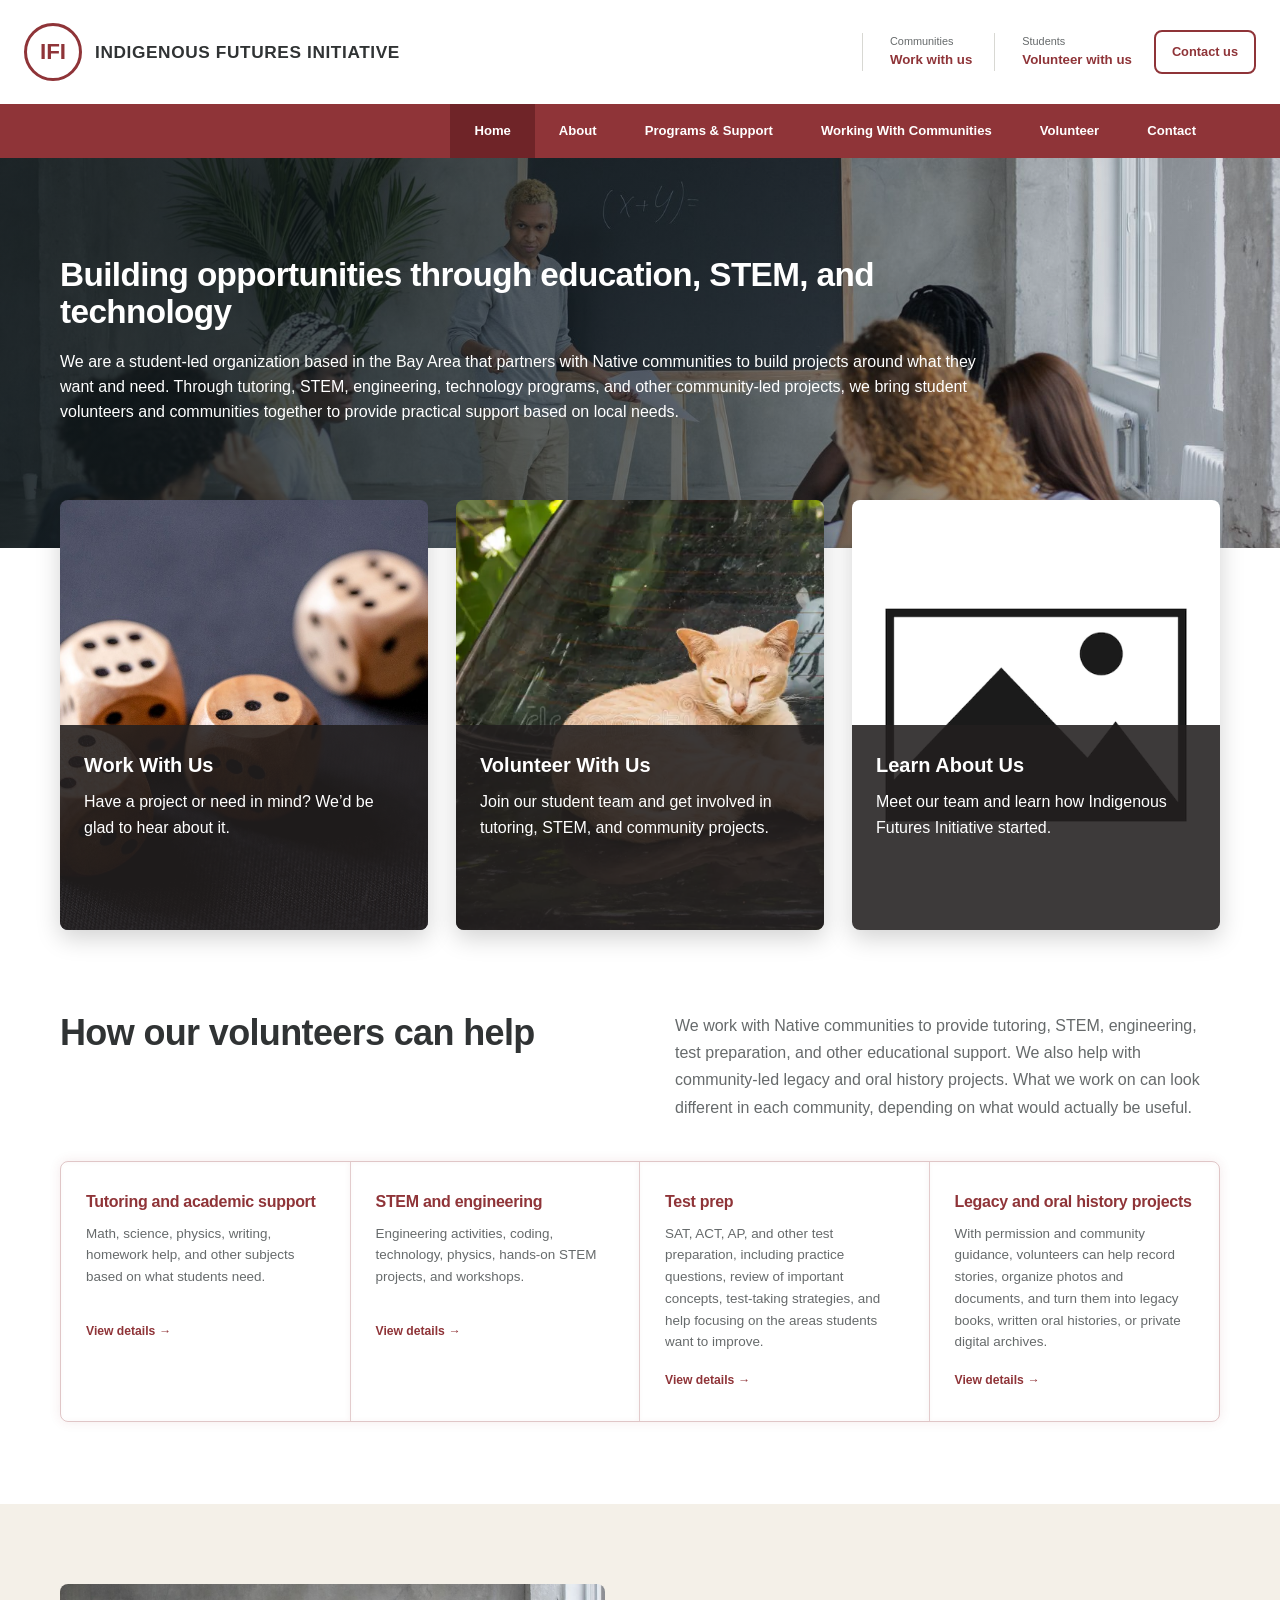
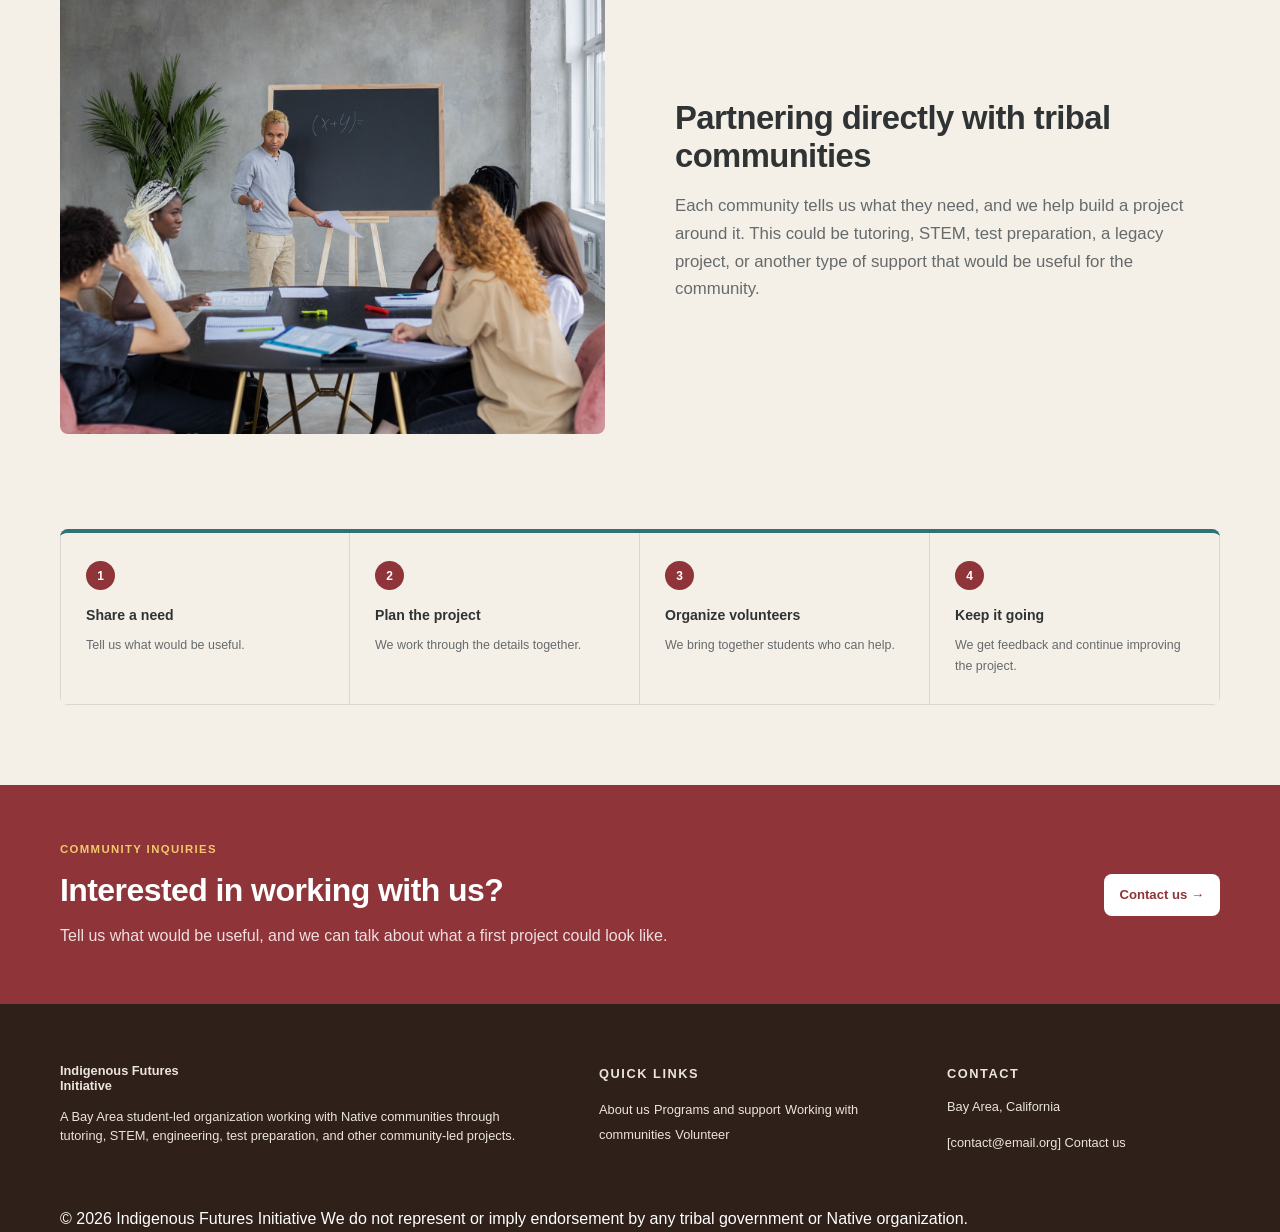
<file: index.html>
<!doctype html>
<html lang="en">
<head>
  <meta charset="utf-8">
  <meta name="viewport" content="width=device-width, initial-scale=1">

  <title>Indigenous Futures Initiative</title>

  <meta
    name="description"
    content="A Bay Area student-led organization working with Native communities through tutoring, STEM, engineering, test preparation, and community-led projects."
  >

  <link rel="icon" href="assets/favicon.svg">
  <link rel="stylesheet" href="styles.css">

  <script src="script.js" defer></script>
</head>

<body>

<div id="site-header"></div>

<main>

<section class="home-hero">
  <div class="container home-hero-copy">

    <h1>
      Building opportunities through education, STEM, and technology
    </h1>

    <p>
      We are a student-led organization based in the Bay Area that partners
      with Native communities to build projects around what they want and need.
      Through tutoring, STEM, engineering, technology programs, and other
      community-led projects, we bring student volunteers and communities
      together to provide practical support based on local needs.
    </p>

  </div>
</section>


<section class="action-strip">
  <div class="container action-grid">

    <a class="feature-card"
       href="communities.html"
       style="background-image:url('assets/community.jpg');">

      <div class="feature-card-overlay">
        <strong>Work With Us</strong>
        <span>
          Have a project or need in mind? We’d be glad to hear about it.
        </span>
      </div>

    </a>


    <a class="feature-card"
       href="volunteer.html"
       style="background-image:url('assets/volunteer.jpg');">

      <div class="feature-card-overlay">
        <strong>Volunteer With Us</strong>
        <span>
          Join our student team and get involved in tutoring, STEM, and
          community projects.
        </span>
      </div>

    </a>


    <a class="feature-card"
       href="about.html"
       style="background-image:url('assets/about.jpg');">

      <div class="feature-card-overlay">
        <strong>Learn About Us</strong>
        <span>
          Meet our team and learn how Indigenous Futures Initiative started.
        </span>
      </div>

    </a>

  </div>
</section>



<section class="standard-section">
<div class="container">

  <div class="plain-heading">

    <div>
      <h2>How our volunteers can help</h2>
    </div>

    <p>
      We work with Native communities to provide tutoring, STEM,
      engineering, test preparation, and other educational support.
      We also help with community-led legacy and oral history projects.
      What we work on can look different in each community, depending
      on what would actually be useful.
    </p>

  </div>


  <div class="service-grid">

    <article class="service-card">
      <h3>Tutoring and academic support</h3>

      <p>
        Math, science, physics, writing, homework help, and other subjects
        based on what students need.
      </p>

      <a href="programs.html">View details →</a>
    </article>


    <article class="service-card">
      <h3>STEM and engineering</h3>

      <p>
        Engineering activities, coding, technology, physics, hands-on STEM
        projects, and workshops.
      </p>

      <a href="programs.html">View details →</a>
    </article>


    <article class="service-card">
      <h3>Test prep</h3>

      <p>
        SAT, ACT, AP, and other test preparation, including practice
        questions, review of important concepts, test-taking strategies,
        and help focusing on the areas students want to improve.
      </p>

      <a href="programs.html">View details →</a>
    </article>


    <article class="service-card">
      <h3>Legacy and oral history projects</h3>

      <p>
        With permission and community guidance, volunteers can help record
        stories, organize photos and documents, and turn them into legacy
        books, written oral histories, or private digital archives.
      </p>

      <a href="programs.html">View details →</a>
    </article>

  </div>

</div>
</section>



<section class="about-band community-process-section">

<div class="container">

<div class="about-band-grid">

<img
class="about-photo"
src="assets/tutoring-group.jpg"
alt="Students working together"
>


<div>

<h2>
Partnering directly with tribal communities
</h2>

<p>
Each community tells us what they need, and we help build a project around it.
This could be tutoring, STEM, test preparation, a legacy project, or another
type of support that would be useful for the community.
</p>

</div>

</div>



<ol class="simple-steps process-steps-home">

<li>
<span>1</span>
<strong>Share a need</strong>
<p>Tell us what would be useful.</p>
</li>

<li>
<span>2</span>
<strong>Plan the project</strong>
<p>We work through the details together.</p>
</li>

<li>
<span>3</span>
<strong>Organize volunteers</strong>
<p>We bring together students who can help.</p>
</li>

<li>
<span>4</span>
<strong>Keep it going</strong>
<p>We get feedback and continue improving the project.</p>
</li>

</ol>

</div>

</section>



<section class="contact-band">

<div class="container contact-band-inner">

<div>

<p class="section-label light">
Community inquiries
</p>

<h2>
Interested in working with us?
</h2>

<p>
Tell us what would be useful, and we can talk about what a first project
could look like.
</p>

</div>


<a class="light-button" href="contact.html">
Contact us →
</a>

</div>

</section>


</main>


<div id="site-footer"></div>


</body>
</html>
</file>
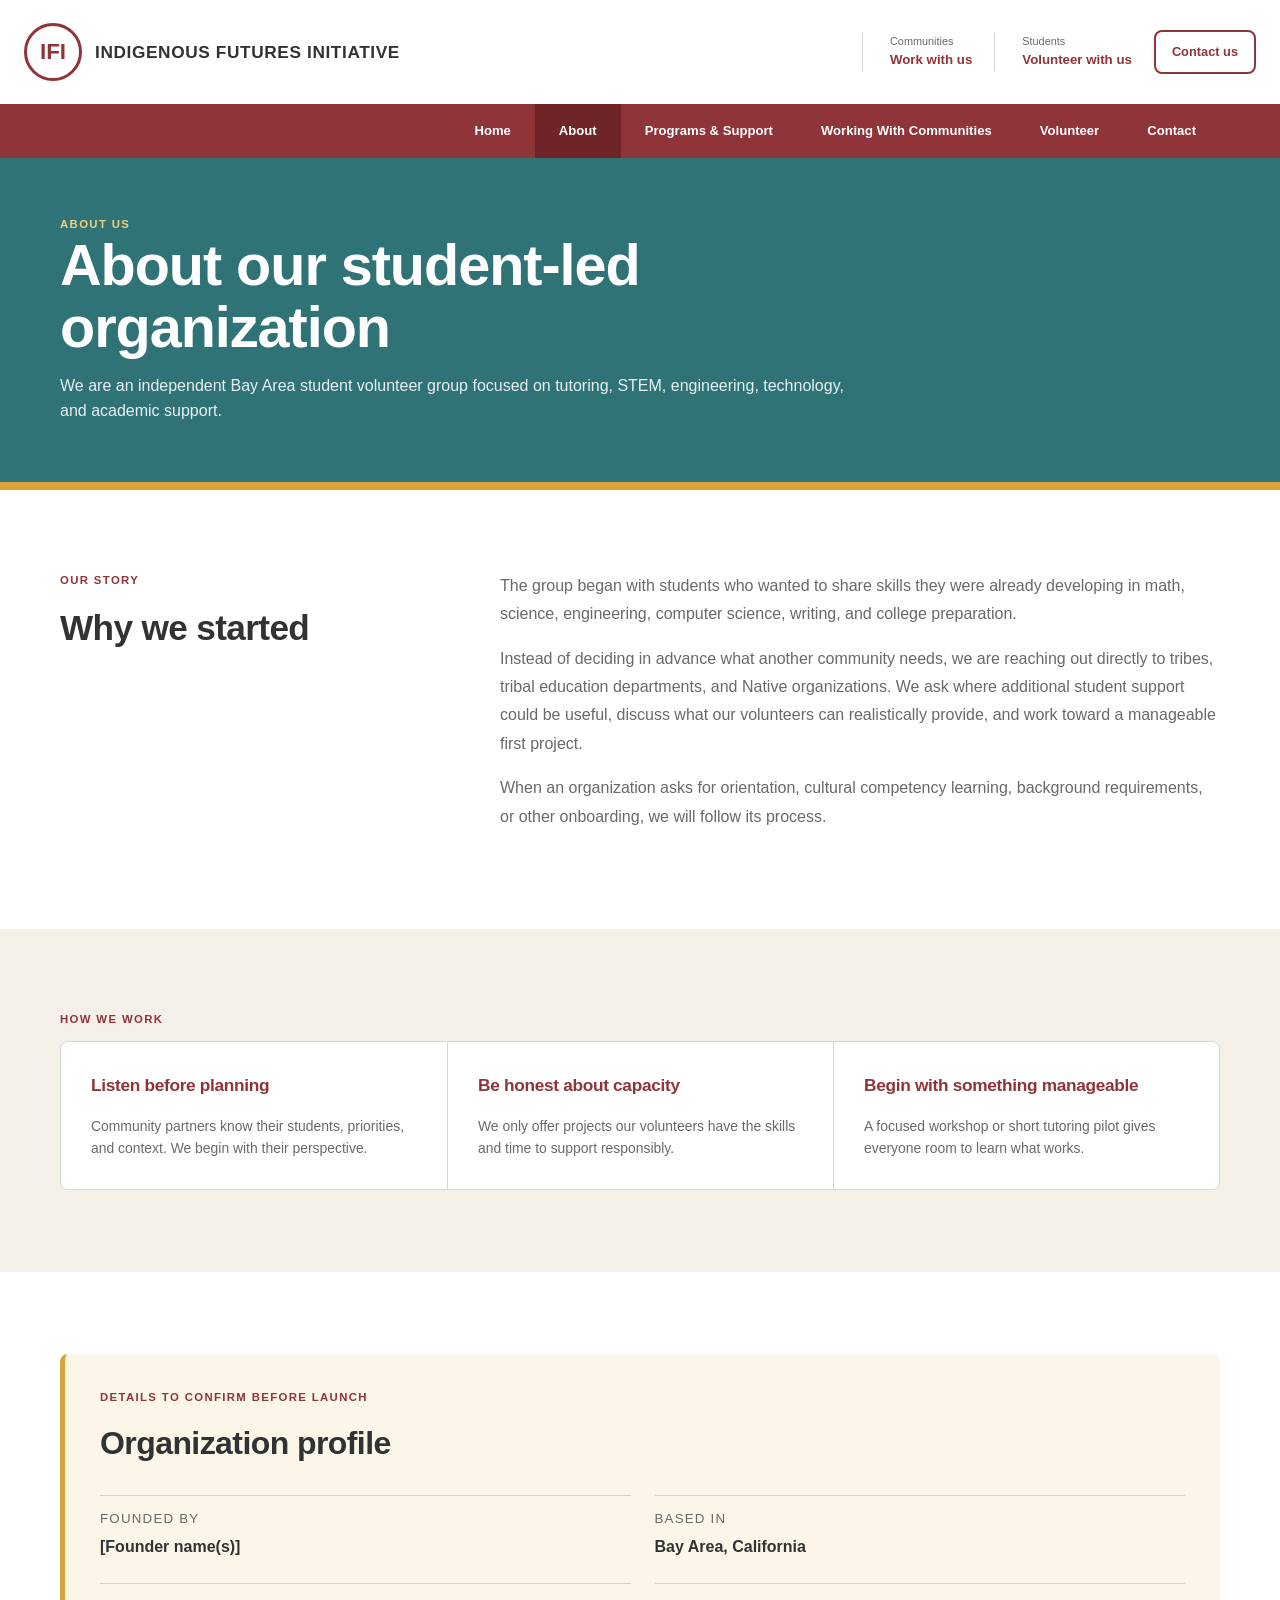
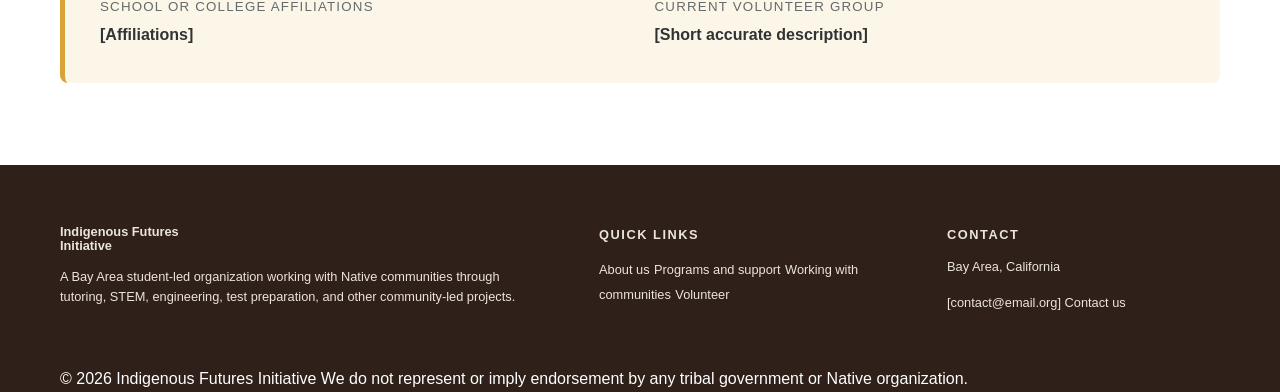
<file: about.html>
<!doctype html>
<html lang="en">
<head>
  <meta charset="utf-8"><meta name="viewport" content="width=device-width, initial-scale=1">
  <title>About | Indigenous Futures Initiative</title>
  <link rel="icon" href="assets/favicon.svg"><link rel="stylesheet" href="styles.css"><script src="script.js" defer></script>
</head>
<body>
  <div id="site-header"></div>
  <main>
    <section class="page-hero"><div class="container"><p class="eyebrow light">About us</p><h1>About our student-led organization</h1><p>We are an independent Bay Area student volunteer group focused on tutoring, STEM, engineering, technology, and academic support.</p></div></section>
    <section class="section"><div class="container prose-grid"><div><p class="eyebrow">Our story</p><h2>Why we started</h2></div><div class="prose"><p>The group began with students who wanted to share skills they were already developing in math, science, engineering, computer science, writing, and college preparation.</p><p>Instead of deciding in advance what another community needs, we are reaching out directly to tribes, tribal education departments, and Native organizations. We ask where additional student support could be useful, discuss what our volunteers can realistically provide, and work toward a manageable first project.</p><p>When an organization asks for orientation, cultural competency learning, background requirements, or other onboarding, we will follow its process.</p></div></div></section>
    <section class="section cream"><div class="container"><p class="eyebrow">How we work</p><div class="value-grid"><article class="value-card"><h3>Listen before planning</h3><p>Community partners know their students, priorities, and context. We begin with their perspective.</p></article><article class="value-card"><h3>Be honest about capacity</h3><p>We only offer projects our volunteers have the skills and time to support responsibly.</p></article><article class="value-card"><h3>Begin with something manageable</h3><p>A focused workshop or short tutoring pilot gives everyone room to learn what works.</p></article></div></div></section>
    <section class="section"><div class="container"><div class="placeholder-panel"><p class="eyebrow">Details to confirm before launch</p><h2>Organization profile</h2><div class="profile-grid"><div><small>Founded by</small><strong>[Founder name(s)]</strong></div><div><small>Based in</small><strong>Bay Area, California</strong></div><div><small>School or college affiliations</small><strong>[Affiliations]</strong></div><div><small>Current volunteer group</small><strong>[Short accurate description]</strong></div></div></div></div></section>
  </main>
  <div id="site-footer"></div>
</body>
</html>
</file>
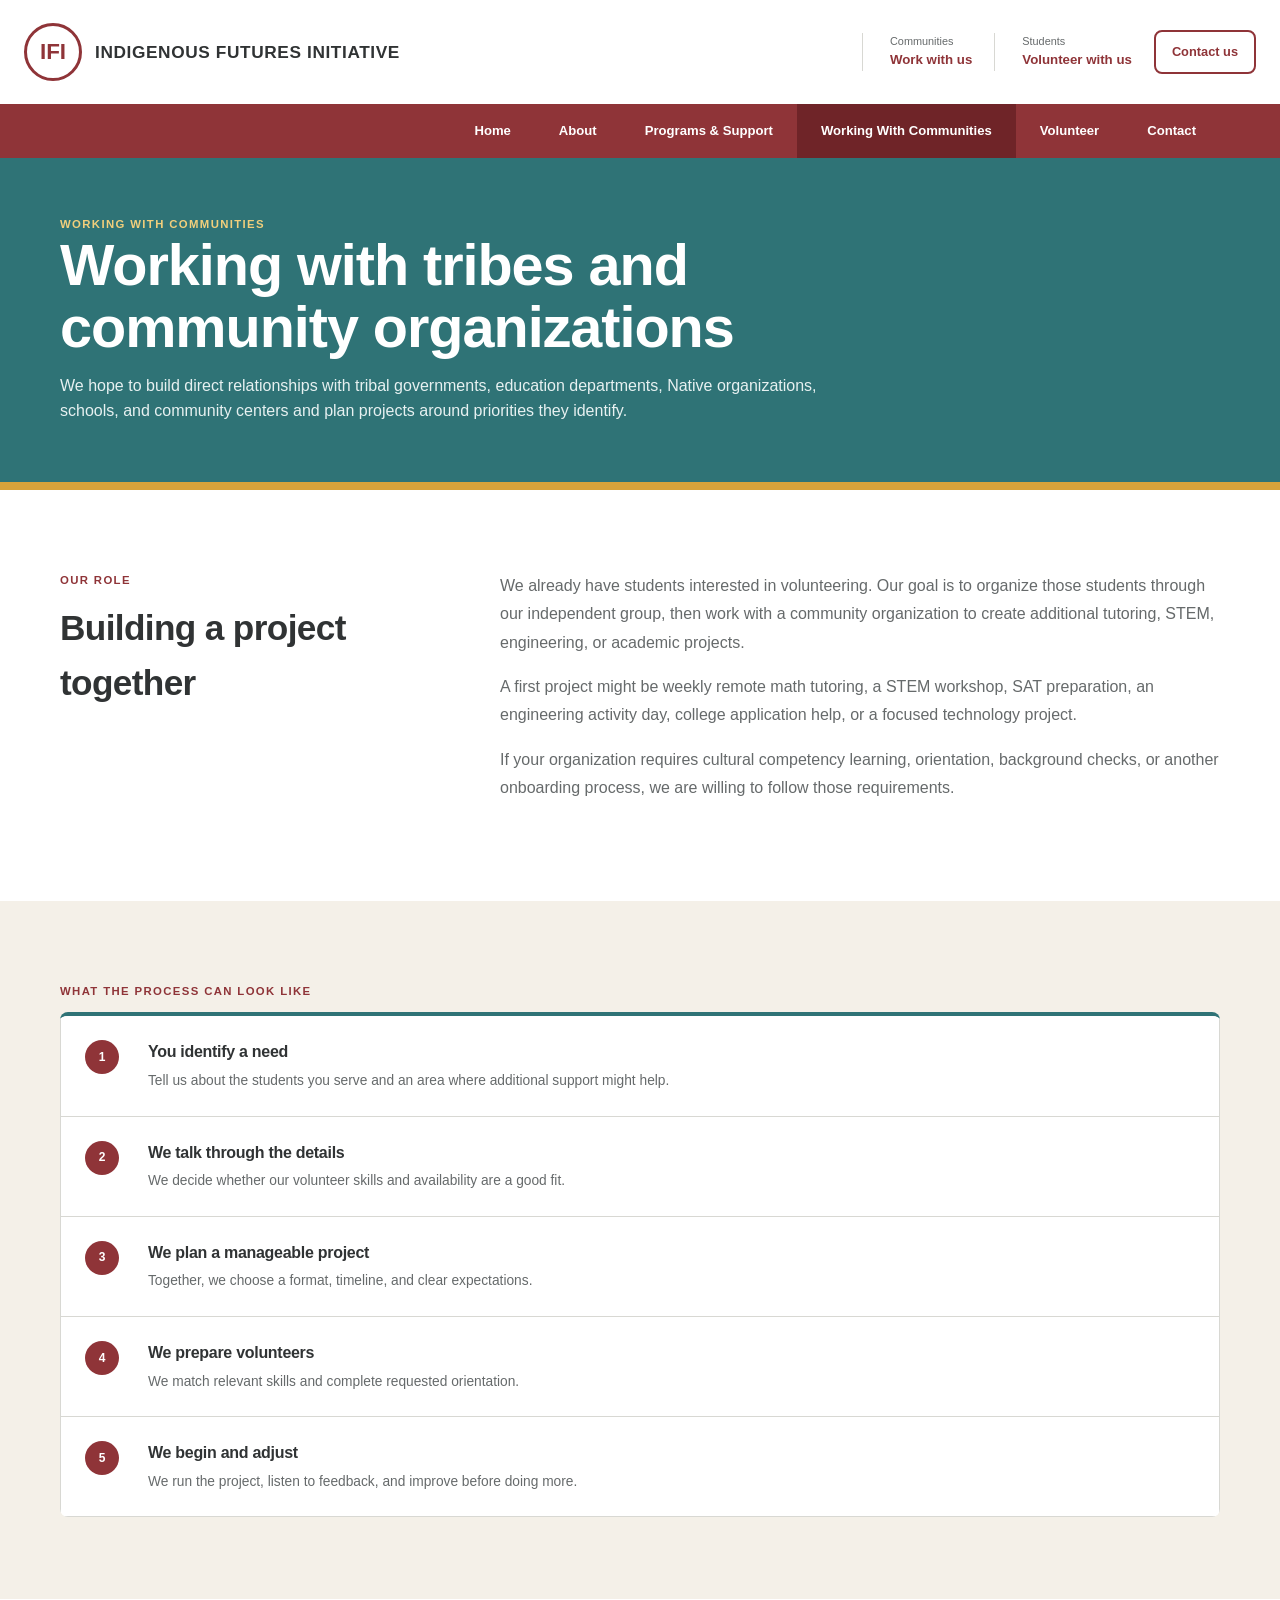
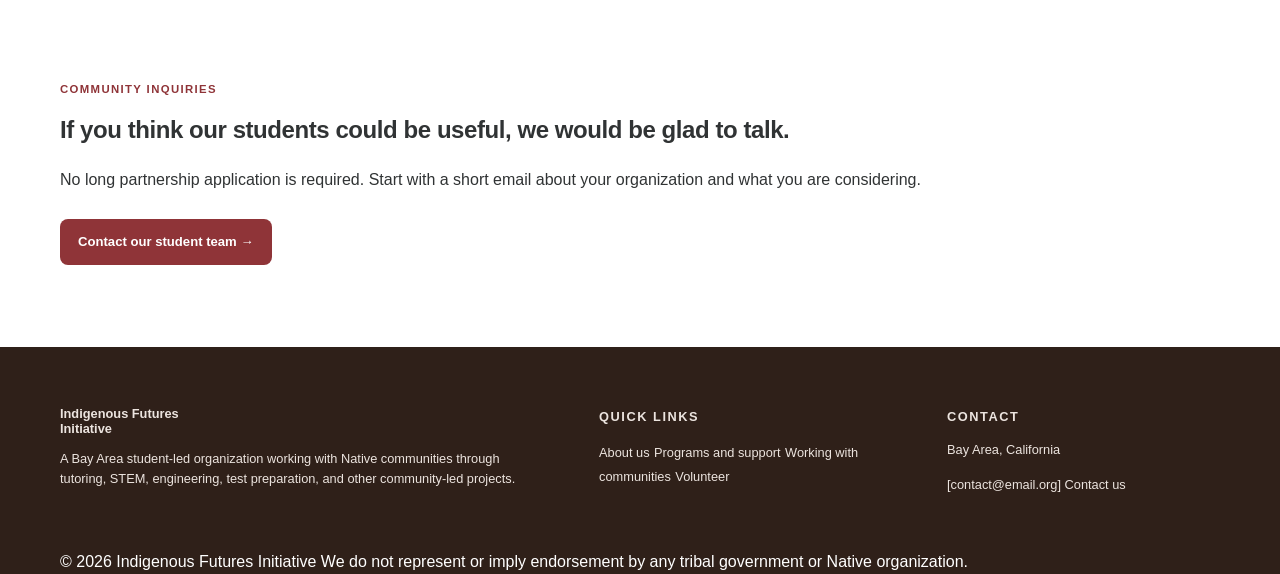
<file: communities.html>
<!doctype html>
<html lang="en">
<head>
  <meta charset="utf-8"><meta name="viewport" content="width=device-width, initial-scale=1">
  <title>Working With Communities | Indigenous Futures Initiative</title>
  <link rel="icon" href="assets/favicon.svg"><link rel="stylesheet" href="styles.css"><script src="script.js" defer></script>
</head>
<body>
  <div id="site-header"></div>
  <main>
    <section class="page-hero"><div class="container"><p class="eyebrow light">Working with communities</p><h1>Working with tribes and community organizations</h1><p>We hope to build direct relationships with tribal governments, education departments, Native organizations, schools, and community centers and plan projects around priorities they identify.</p></div></section>
    <section class="section"><div class="container prose-grid"><div><p class="eyebrow">Our role</p><h2>Building a project together</h2></div><div class="prose"><p>We already have students interested in volunteering. Our goal is to organize those students through our independent group, then work with a community organization to create additional tutoring, STEM, engineering, or academic projects.</p><p>A first project might be weekly remote math tutoring, a STEM workshop, SAT preparation, an engineering activity day, college application help, or a focused technology project.</p><p>If your organization requires cultural competency learning, orientation, background checks, or another onboarding process, we are willing to follow those requirements.</p></div></div></section>
    <section class="section cream"><div class="container"><p class="eyebrow">What the process can look like</p><ol class="process-list"><li><span>1</span><div><h3>You identify a need</h3><p>Tell us about the students you serve and an area where additional support might help.</p></div></li><li><span>2</span><div><h3>We talk through the details</h3><p>We decide whether our volunteer skills and availability are a good fit.</p></div></li><li><span>3</span><div><h3>We plan a manageable project</h3><p>Together, we choose a format, timeline, and clear expectations.</p></div></li><li><span>4</span><div><h3>We prepare volunteers</h3><p>We match relevant skills and complete requested orientation.</p></div></li><li><span>5</span><div><h3>We begin and adjust</h3><p>We run the project, listen to feedback, and improve before doing more.</p></div></li></ol></div></section>
    <section class="section"><div class="container"><p class="eyebrow">Community inquiries</p><h2>If you think our students could be useful, we would be glad to talk.</h2><p>No long partnership application is required. Start with a short email about your organization and what you are considering.</p><a class="button" href="contact.html">Contact our student team →</a></div></section>
  </main>
  <div id="site-footer"></div>
</body>
</html>
</file>
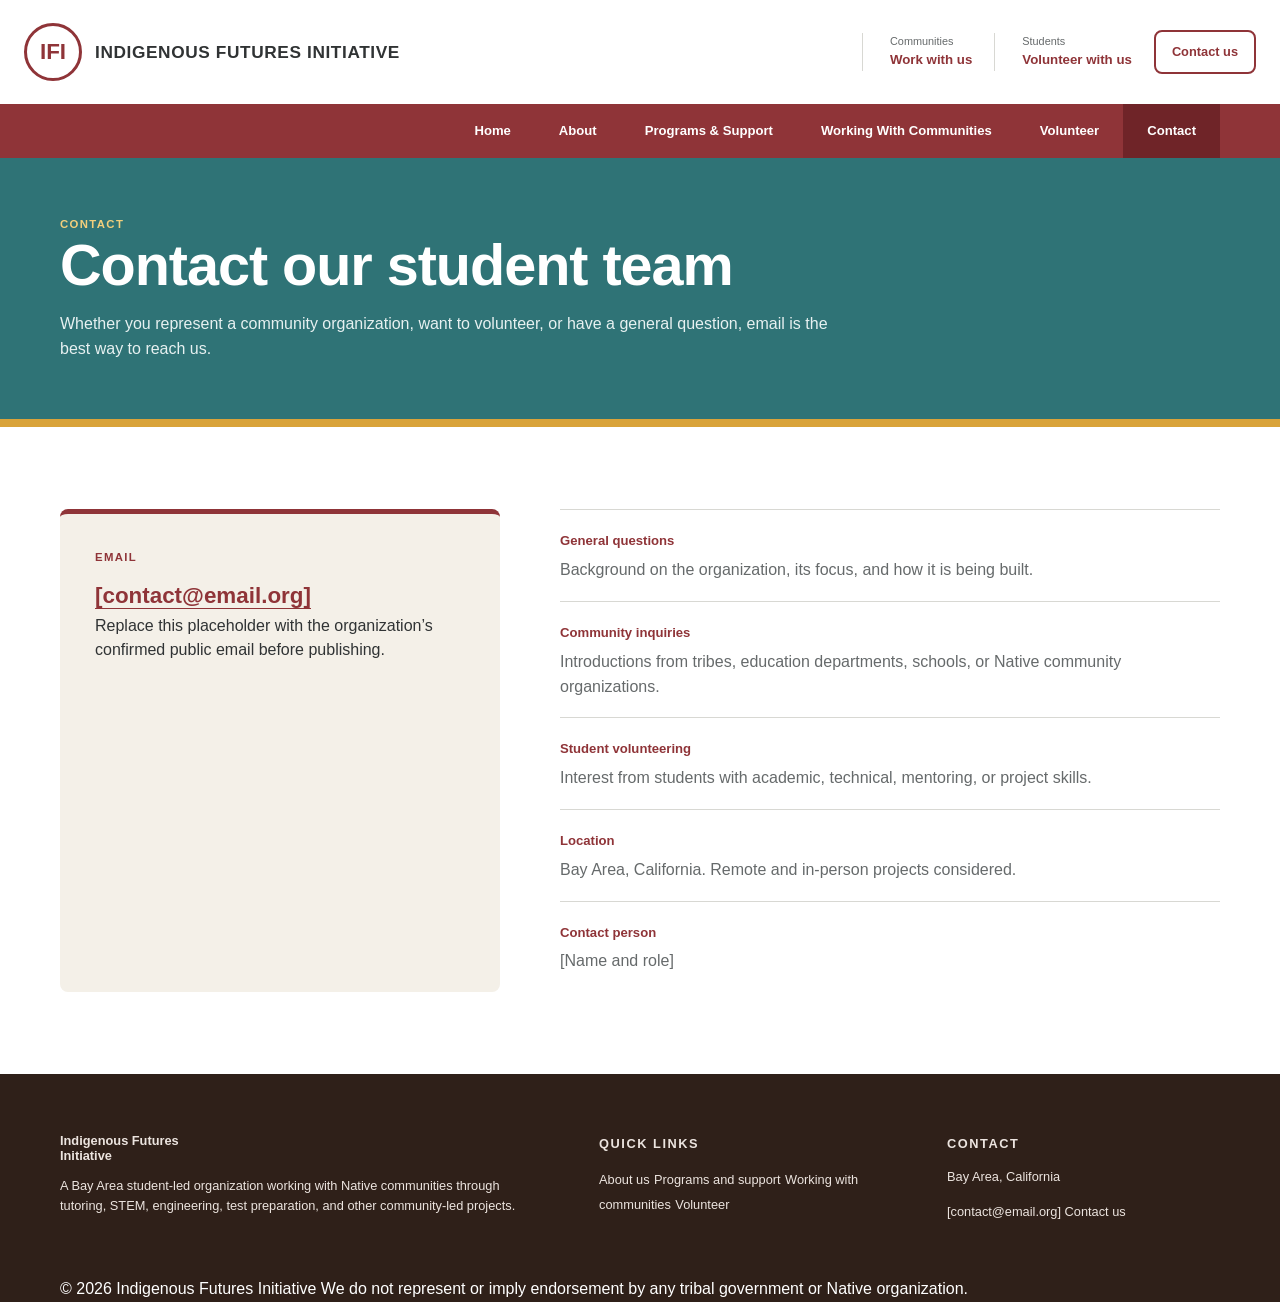
<file: contact.html>
<!doctype html>
<html lang="en">
<head>
  <meta charset="utf-8"><meta name="viewport" content="width=device-width, initial-scale=1">
  <title>Contact | Indigenous Futures Initiative</title>
  <link rel="icon" href="assets/favicon.svg"><link rel="stylesheet" href="styles.css"><script src="script.js" defer></script>
</head>
<body>
  <div id="site-header"></div>
  <main>
    <section class="page-hero"><div class="container"><p class="eyebrow light">Contact</p><h1>Contact our student team</h1><p>Whether you represent a community organization, want to volunteer, or have a general question, email is the best way to reach us.</p></div></section>
    <section class="section"><div class="container contact-grid"><div class="contact-card"><p class="eyebrow">Email</p><a href="mailto:contact@example.org">[contact@email.org]</a><p>Replace this placeholder with the organization’s confirmed public email before publishing.</p></div><div class="contact-list"><div><strong>General questions</strong><p>Background on the organization, its focus, and how it is being built.</p></div><div><strong>Community inquiries</strong><p>Introductions from tribes, education departments, schools, or Native community organizations.</p></div><div><strong>Student volunteering</strong><p>Interest from students with academic, technical, mentoring, or project skills.</p></div><div><strong>Location</strong><p>Bay Area, California. Remote and in-person projects considered.</p></div><div><strong>Contact person</strong><p>[Name and role]</p></div></div></div></section>
  </main>
  <div id="site-footer"></div>
</body>
</html>
</file>
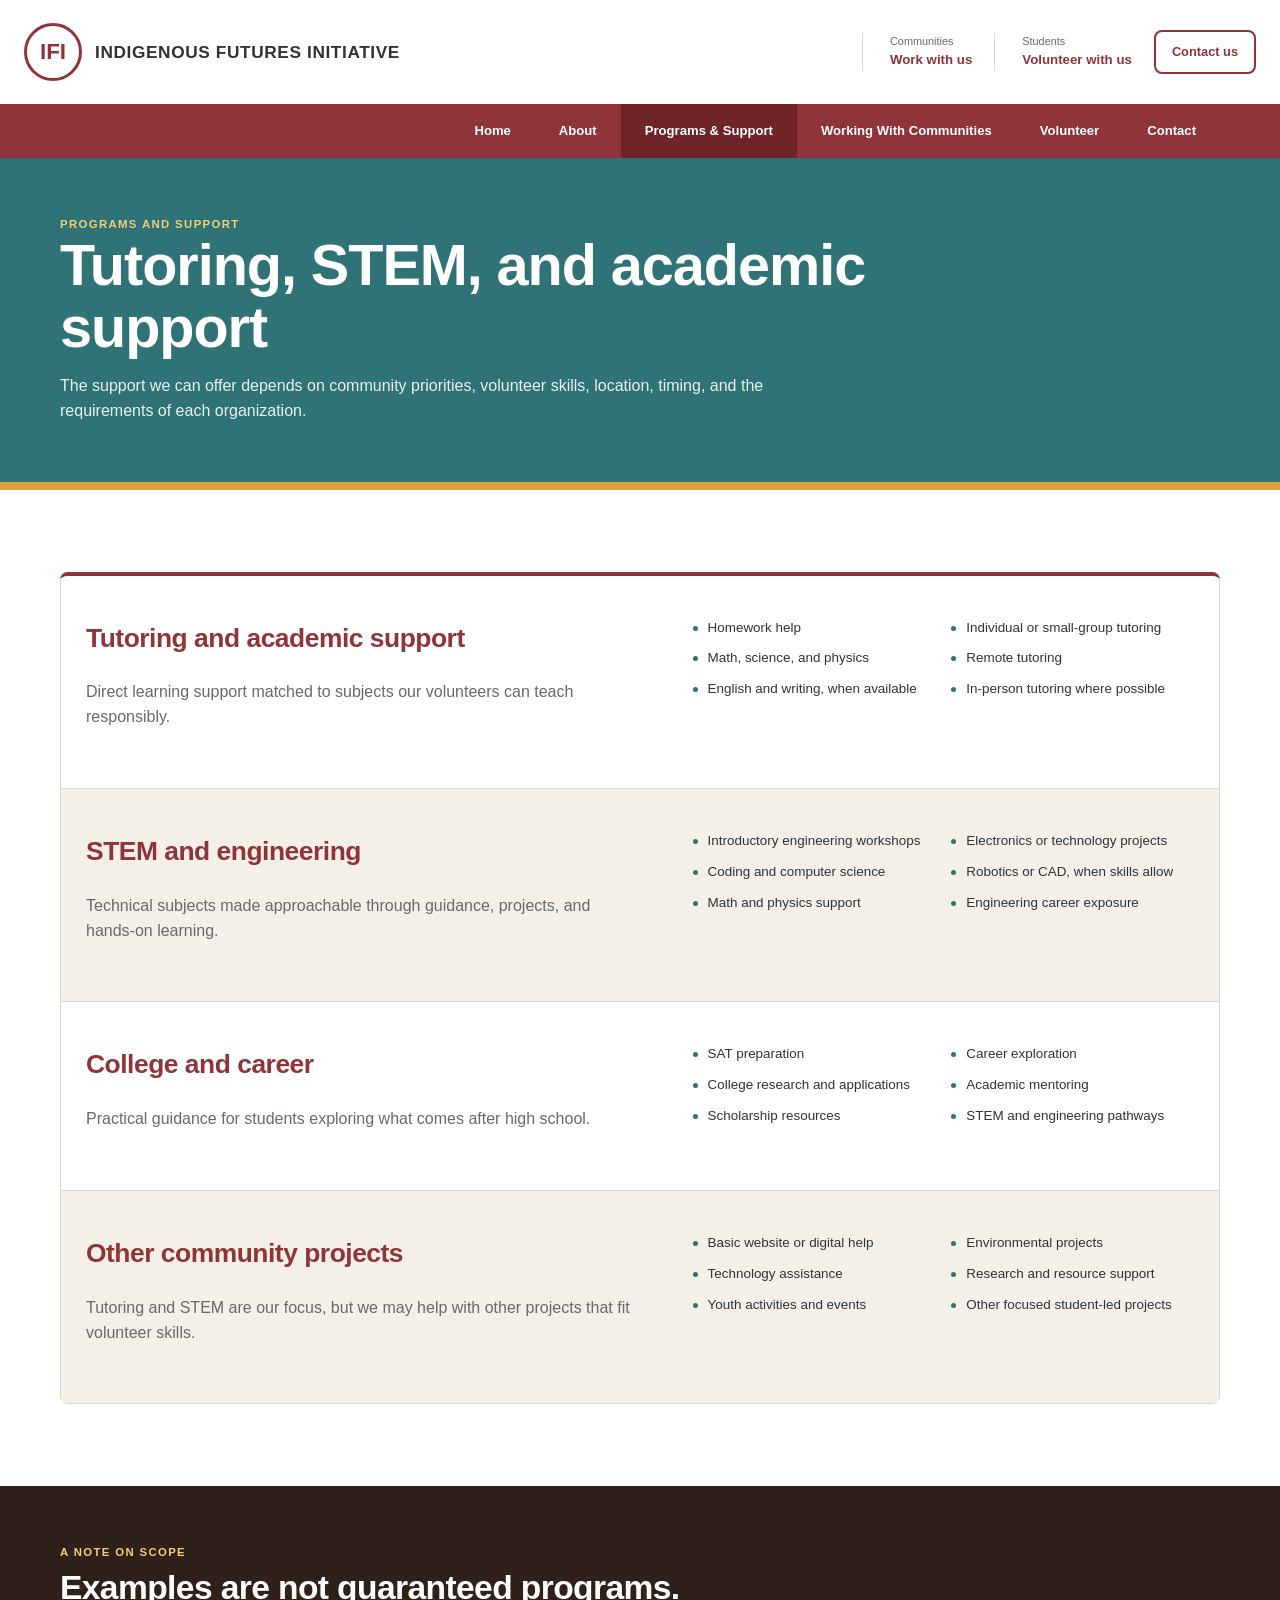
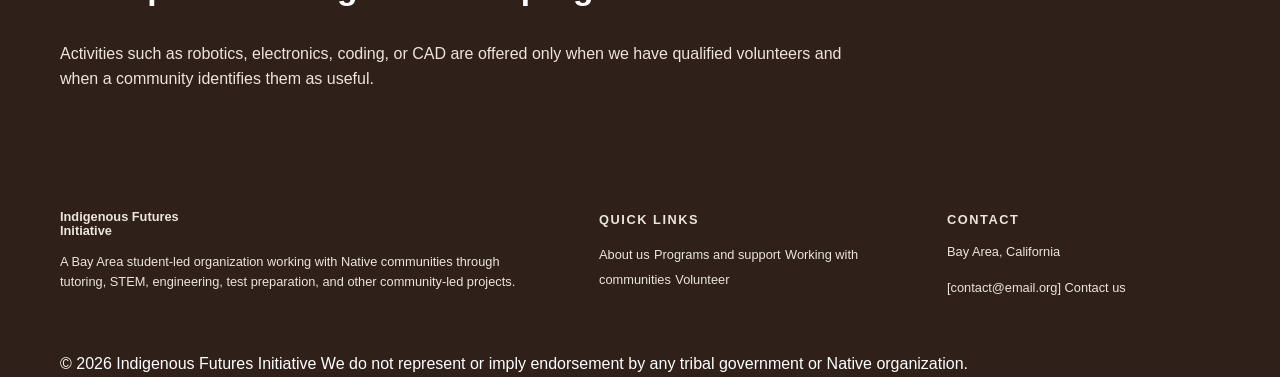
<file: programs.html>
<!doctype html>
<html lang="en">
<head>
  <meta charset="utf-8"><meta name="viewport" content="width=device-width, initial-scale=1">
  <title>Programs & Support | Indigenous Futures Initiative</title>
  <link rel="icon" href="assets/favicon.svg"><link rel="stylesheet" href="styles.css"><script src="script.js" defer></script>
</head>
<body>
  <div id="site-header"></div>
  <main>
    <section class="page-hero"><div class="container"><p class="eyebrow light">Programs and support</p><h1>Tutoring, STEM, and academic support</h1><p>The support we can offer depends on community priorities, volunteer skills, location, timing, and the requirements of each organization.</p></div></section>
    <section class="section"><div class="container work-list">
      <article class="work-row"><div><h2>Tutoring and academic support</h2><p>Direct learning support matched to subjects our volunteers can teach responsibly.</p></div><ul><li>Homework help</li><li>Math, science, and physics</li><li>English and writing, when available</li><li>Individual or small-group tutoring</li><li>Remote tutoring</li><li>In-person tutoring where possible</li></ul></article>
      <article class="work-row"><div><h2>STEM and engineering</h2><p>Technical subjects made approachable through guidance, projects, and hands-on learning.</p></div><ul><li>Introductory engineering workshops</li><li>Coding and computer science</li><li>Math and physics support</li><li>Electronics or technology projects</li><li>Robotics or CAD, when skills allow</li><li>Engineering career exposure</li></ul></article>
      <article class="work-row"><div><h2>College and career</h2><p>Practical guidance for students exploring what comes after high school.</p></div><ul><li>SAT preparation</li><li>College research and applications</li><li>Scholarship resources</li><li>Career exploration</li><li>Academic mentoring</li><li>STEM and engineering pathways</li></ul></article>
      <article class="work-row"><div><h2>Other community projects</h2><p>Tutoring and STEM are our focus, but we may help with other projects that fit volunteer skills.</p></div><ul><li>Basic website or digital help</li><li>Technology assistance</li><li>Youth activities and events</li><li>Environmental projects</li><li>Research and resource support</li><li>Other focused student-led projects</li></ul></article>
    </div></section>
    <section class="scope-band"><div class="container"><p class="eyebrow light">A note on scope</p><h2>Examples are not guaranteed programs.</h2><p>Activities such as robotics, electronics, coding, or CAD are offered only when we have qualified volunteers and when a community identifies them as useful.</p></div></section>
  </main>
  <div id="site-footer"></div>
</body>
</html>
</file>
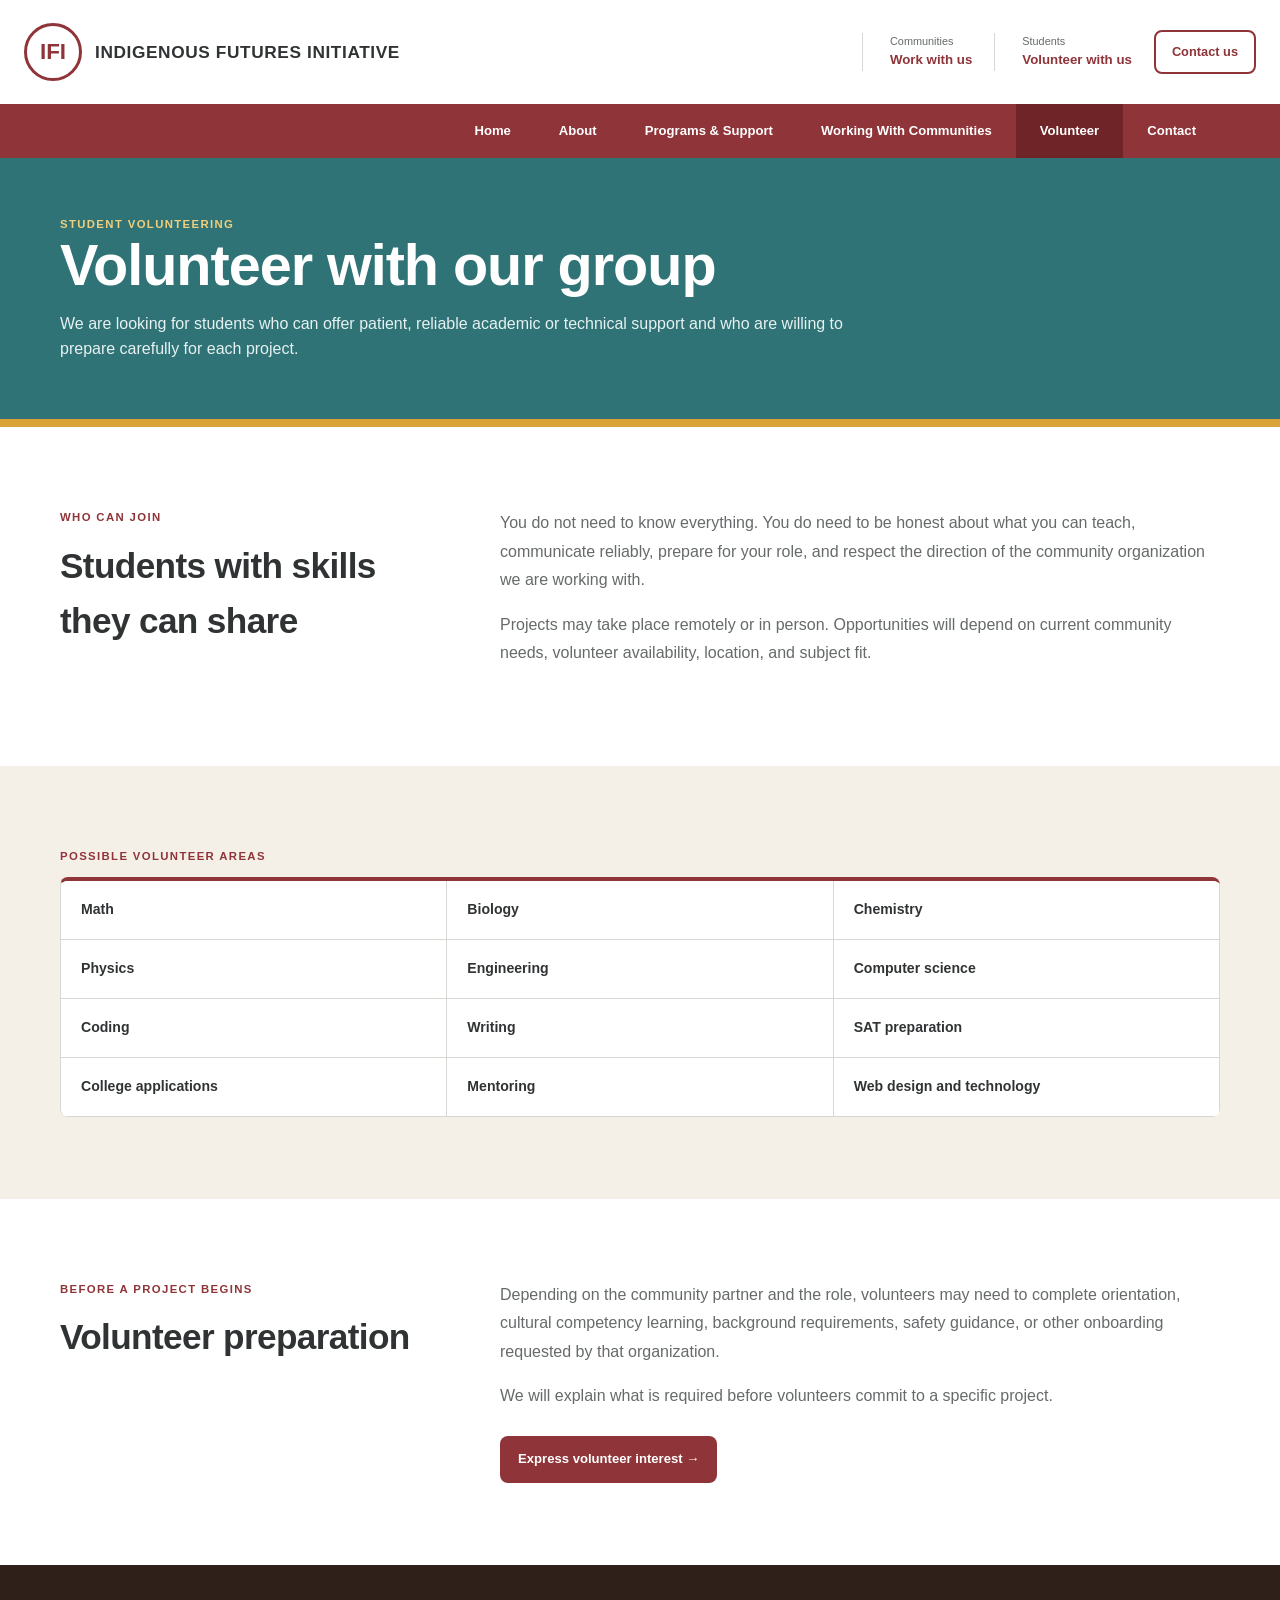
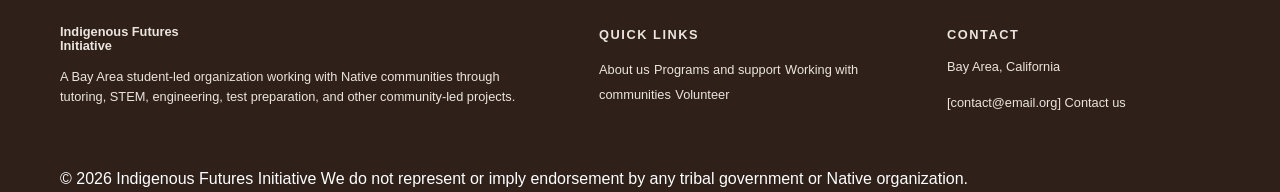
<file: volunteer.html>
<!doctype html>
<html lang="en">
<head>
  <meta charset="utf-8"><meta name="viewport" content="width=device-width, initial-scale=1">
  <title>Volunteer | Indigenous Futures Initiative</title>
  <link rel="icon" href="assets/favicon.svg"><link rel="stylesheet" href="styles.css"><script src="script.js" defer></script>
</head>
<body>
  <div id="site-header"></div>
  <main>
    <section class="page-hero"><div class="container"><p class="eyebrow light">Student volunteering</p><h1>Volunteer with our group</h1><p>We are looking for students who can offer patient, reliable academic or technical support and who are willing to prepare carefully for each project.</p></div></section>
    <section class="section"><div class="container prose-grid"><div><p class="eyebrow">Who can join</p><h2>Students with skills they can share</h2></div><div class="prose"><p>You do not need to know everything. You do need to be honest about what you can teach, communicate reliably, prepare for your role, and respect the direction of the community organization we are working with.</p><p>Projects may take place remotely or in person. Opportunities will depend on current community needs, volunteer availability, location, and subject fit.</p></div></div></section>
    <section class="section cream"><div class="container"><p class="eyebrow">Possible volunteer areas</p><div class="skill-grid"><div>Math</div><div>Biology</div><div>Chemistry</div><div>Physics</div><div>Engineering</div><div>Computer science</div><div>Coding</div><div>Writing</div><div>SAT preparation</div><div>College applications</div><div>Mentoring</div><div>Web design and technology</div></div></div></section>
    <section class="section"><div class="container prose-grid"><div><p class="eyebrow">Before a project begins</p><h2>Volunteer preparation</h2></div><div class="prose"><p>Depending on the community partner and the role, volunteers may need to complete orientation, cultural competency learning, background requirements, safety guidance, or other onboarding requested by that organization.</p><p>We will explain what is required before volunteers commit to a specific project.</p><a class="button" href="contact.html">Express volunteer interest →</a></div></div></section>
  </main>
  <div id="site-footer"></div>
</body>
</html>
</file>
<file: styles.css>
:root {
  --burgundy: #8f3438;
  --burgundy-dark: #6f2428;
  --teal: #2f7376;
  --teal-dark: #225a5d;
  --gold: #d9a33a;
  --cream: #f4f0e8;
  --ink: #303334;
  --muted: #666a6b;
  --line: #d8d8d3;
  --brown: #2f2019;
  --radius: 8px;
}

.utility-bar {
  display: none !important;
}

* {
  box-sizing: border-box;
}

html {
  scroll-behavior: smooth;
}

body {
  margin: 0;
  color: var(--ink);
  background: #fff;
  font-family: Arial, "Helvetica Neue", sans-serif;
  line-height: 1.55;
}

a {
  color: inherit;
  text-decoration: none;
}

img {
  display: block;
  max-width: 100%;
}

h1, h2, h3, p {
  margin-top: 0;
}

h1, h2, h3 {
  letter-spacing: -0.018em;
}

.container {
  width: min(1160px, calc(100% - 48px));
  margin: 0 auto;
}


/* HEADER */

.main-header {
  background: #fff;
}

.header-inner {
  width: min(1460px, calc(100% - 48px));
  min-height: 104px;
  display: flex;
  align-items: center;
  justify-content: space-between;
  gap: 0;
  padding: 0;
}

.brand {
  display: flex;
  align-items: center;
  gap: 13px;
}

.brand-seal {
  width: 58px;
  height: 58px;
  border: 3px solid var(--burgundy);
  border-radius: 50%;
  display: grid;
  place-items: center;
  position: relative;
  color: var(--burgundy);
}

.brand-seal b {
  font-size: 1.4rem;
}

.brand-words {
  display: flex;
  flex-direction: column;
  text-transform: uppercase;
}

.brand-words strong {
  font-size: 1.08rem;
  letter-spacing: .035em;
  font-weight: 800;
  text-transform: uppercase;
}

.brand-words small {
  font-size: .72rem;
  letter-spacing: .085em;
  color: var(--muted);
  margin-top: 2px;
  font-weight: 700;
}

.header-actions {
  display: flex;
  align-items: center;
  gap: 22px;
}
.menu-button {
  display: none;
}

.mobile-nav {
  display: none;
  flex-direction: column;
  background: var(--burgundy);
  padding: 10px 24px;
}

.mobile-nav.open {
  display: flex;
}
.header-actions > a:not(.contact-button) {
  display: flex;
  flex-direction: column;
  padding-left: 27px;
  border-left: 1px solid var(--line);
}

.header-actions small {
  color: var(--muted);
  font-size: .68rem;
}

.header-actions strong {
  color: var(--burgundy);
  font-size: .83rem;
}

.contact-button {
  border: 2px solid var(--burgundy);
  color: var(--burgundy);
  padding: 10px 16px;
  border-radius: var(--radius);
  font-size: .8rem;
  font-weight: 800;
}

.nav-bar {
  background: var(--burgundy);
}

.desktop-nav {
  min-height: 54px;
  display: flex;
  justify-content: flex-end;
}

.desktop-nav a {
  padding: 0 24px;
  display: flex;
  align-items: center;
  color: white;
  font-size: .82rem;
  font-weight: 700;
}

.desktop-nav a:hover,
.desktop-nav a[aria-current="page"] {
  background: var(--burgundy-dark);
}


/* HERO */

.home-hero {
  position: relative;
  display: flex;
  align-items: center;
  background: url("assets/tutoring-group.jpg") center 47% / cover no-repeat;
  color: white;
  padding: 65px 0 75px;
  min-height: 390px;
}

.home-hero::before {
  content: "";
  position: absolute;
  inset: 0;
  background: linear-gradient(
    90deg,
    rgba(17,26,29,.84),
    rgba(17,26,29,.58) 55%,
    rgba(17,26,29,.08) 90%
  );
}

.home-hero-copy {
  position: relative;
  z-index: 1;
}

.home-hero h1 {
  font-size: clamp(1.8rem, 2.6vw, 2.5rem);
  line-height: 1.12;
  max-width: 980px;
  margin-bottom: 20px;
}

.home-hero-copy > p {
  font-size: 1rem;
  line-height: 1.55;
  max-width: 920px;
}


/* IMAGE CARDS */

.action-strip {
  position: relative;
  margin-top: -48px;
  z-index: 3;
}

.action-grid {
  display: grid;
  grid-template-columns: repeat(3, 1fr);
  gap: 28px;
}

.feature-card {
  min-height: 430px;
  display: flex;
  align-items: flex-end;
  background-size: cover;
  background-position: center;
  border-radius: var(--radius);
  overflow: hidden;
  box-shadow: 0 8px 25px rgba(0,0,0,.18);
}

.feature-card:hover {
  transform: translateY(-5px);
}

.feature-card-overlay {
  width: 100%;
  min-height: 205px;
  padding: 25px 24px;
  background: rgba(35,31,31,.88);
  color: white;
}

.feature-card-overlay strong {
  display: block;
  font-size: 1.25rem;
  margin-bottom: 8px;
}

.feature-card-overlay span {
  font-size: 1rem;
  line-height: 1.6;
}
/* MAIN SECTIONS */

.standard-section,
.section {
  padding: 82px 0;
}

.plain-heading {
  display: grid;
  grid-template-columns: 1fr 1fr;
  gap: 70px;
  align-items: start;
  margin-bottom: 40px;
}

.plain-heading h2 {
  font-size: 2.25rem;
  line-height: 1.16;
  margin: 0;
}

.plain-heading p {
  color: var(--muted);
  line-height: 1.7;
  margin: 0;
}


/* PROGRAM CARDS */

.service-grid {
  display: grid;
  grid-template-columns: repeat(4, 1fr);

  border: 1px solid rgba(143, 52, 56, .28);
  border-radius: var(--radius);
  overflow: hidden;

  box-shadow:
    0 0 12px rgba(143, 52, 56, .10);
}

.service-card {
  padding: 30px 25px;
  border-right: 1px solid rgba(143, 52, 56, .25);

  box-shadow:
    inset -1px 0 5px rgba(143, 52, 56, .05);
}

.service-card:last-child {
  border-right: 0;
}

.service-card h3 {
  color: var(--burgundy);
  font-size: 1rem;
  line-height: 1.3;
  margin-bottom: 10px;
}

.service-card p {
  font-size: .84rem;
  color: var(--muted);
  line-height: 1.62;
  min-height: 82px;
}

.service-card a {
  color: var(--burgundy);
  font-size: .76rem;
  font-weight: 800;
}


/* COMMUNITY SECTION */

.about-band {
  background: var(--cream);
  padding: 80px 0;
}

.about-band-grid {
  display: grid;
  grid-template-columns: 1fr 1fr;
  gap: 70px;
  align-items: center;
}

.about-photo {
  width: 100%;
  height: 450px;
  object-fit: cover;
  border-radius: var(--radius);
}

.community-process-section h2 {
  font-size: 2.05rem;
  line-height: 1.15;
  margin-bottom: 18px;
}

.community-process-section p {
  font-size: 1.05rem;
  line-height: 1.65;
  color: var(--muted);
}


/* FOUR PROCESS BOXES */

.simple-steps {
  display: grid;
  grid-template-columns: repeat(4, 1fr);
  list-style: none;
  padding: 0;
  margin: 0;

  border-top: 4px solid var(--teal);
  border-radius: var(--radius);
  overflow: hidden;
}

.process-steps-home {
  margin-top: 95px;
}

.simple-steps li {
  padding: 28px 25px;
  border: 1px solid var(--line);
  border-top: 0;
}

.simple-steps li + li {
  border-left: 0;
}

.simple-steps span {
  width: 29px;
  height: 29px;
  border-radius: 50%;
  background: var(--burgundy);
  color: white;

  display: grid;
  place-items: center;

  font-size: .75rem;
  font-weight: 800;

  margin-bottom: 13px;
}

.simple-steps strong {
  font-size: .88rem;
}

.simple-steps p {
  font-size: .78rem;
  color: var(--muted);
  margin: 7px 0 0;
}


/* CONTACT BAND */

.contact-band {
  background: var(--burgundy);
  color: white;
  padding: 56px 0;
}

.contact-band-inner {
  display: flex;
  align-items: center;
  justify-content: space-between;
  gap: 50px;
}

.contact-band h2 {
  font-size: 2rem;
  margin: 7px 0 8px;
}

.contact-band p {
  color: #f0dfe0;
  margin-bottom: 0;
}

.section-label {
  font-size: .71rem;
  text-transform: uppercase;
  letter-spacing: .12em;
  font-weight: 800;
  color: var(--burgundy);
  margin-bottom: 12px;
}

.section-label.light {
  color: #f2c96a;
}

.light-button {
  background: white;
  color: var(--burgundy);
  padding: 11px 16px;
  border-radius: var(--radius);
  font-size: .82rem;
  font-weight: 800;
}


/* INNER PAGES */

.page-hero {
  background: var(--teal);
  color: white;
  padding: 58px 0;
  border-bottom: 8px solid var(--gold);
}

.page-hero h1 {
  max-width: 900px;
  margin-bottom: 16px;
  font-size: clamp(2.35rem, 4.5vw, 3.7rem);
  line-height: 1.08;
}

.page-hero p {
  max-width: 790px;
  margin-bottom: 0;
  color: #e7f1f1;
}

.eyebrow {
  margin-bottom: 12px;
  color: var(--burgundy);
  font-size: .71rem;
  font-weight: 800;
  letter-spacing: .12em;
  text-transform: uppercase;
}

.eyebrow.light {
  color: #f2cf7c;
}

.prose-grid {
  display: grid;
  grid-template-columns: .75fr 1.5fr;
  gap: 80px;
}

.prose-grid h2 {
  font-size: 2.2rem;
}

.prose p {
  color: var(--muted);
  line-height: 1.78;
}

.cream {
  background: var(--cream);
}

.value-grid {
  display: grid;
  grid-template-columns: repeat(3, 1fr);
  border: 1px solid var(--line);
  border-radius: var(--radius);
  overflow: hidden;
}

.value-card {
  padding: 30px;
  background: white;
}

.value-card + .value-card {
  border-left: 1px solid var(--line);
}

.value-card h3 {
  color: var(--burgundy);
  font-size: 1.08rem;
}

.value-card p {
  margin-bottom: 0;
  color: var(--muted);
  font-size: .87rem;
}

.placeholder-panel {
  padding: 35px;
  background: #fbf6e8;
  border-left: 5px solid var(--gold);
  border-radius: var(--radius);
}

.placeholder-panel h2 {
  font-size: 2rem;
}

.profile-grid {
  display: grid;
  grid-template-columns: repeat(2, 1fr);
  gap: 24px;
}

.profile-grid div {
  padding-top: 13px;
  border-top: 1px solid #ded3b6;
}

.profile-grid small {
  display: block;
  color: var(--muted);
  letter-spacing: .09em;
  text-transform: uppercase;
}

.profile-grid strong {
  display: block;
  margin-top: 5px;
}

.work-list {
  border-top: 4px solid var(--burgundy);
  border-radius: var(--radius);
  overflow: hidden;
}

.work-row {
  display: grid;
  grid-template-columns: 1.1fr 1fr;
  gap: 55px;
  padding: 42px 25px;
  border: 1px solid var(--line);
  border-top: 0;
}

.work-row:nth-child(even) {
  background: var(--cream);
}

.work-row h2 {
  color: var(--burgundy);
  font-size: 1.65rem;
}

.work-row p {
  color: var(--muted);
}

.work-row ul {
  margin: 0;
  padding: 0;
  columns: 2;
  list-style: none;
}

.work-row li {
  position: relative;
  padding: 0 0 10px 15px;
  break-inside: avoid;
  font-size: .84rem;
}

.work-row li::before {
  position: absolute;
  top: 8px;
  left: 0;
  width: 5px;
  height: 5px;
  background: var(--teal);
  border-radius: 50%;
  content: "";
}

.scope-band {
  padding: 58px 0;
  background: var(--brown);
  color: white;
}

.scope-band h2 {
  font-size: 2.1rem;
}

.scope-band p {
  max-width: 800px;
  margin-bottom: 0;
  color: #eee4df;
}

.process-list {
  margin: 0;
  padding: 0;
  border-top: 4px solid var(--teal);
  border-radius: var(--radius);
  overflow: hidden;
  list-style: none;
}

.process-list li {
  display: grid;
  grid-template-columns: 45px 1fr;
  gap: 18px;
  padding: 24px;
  background: white;
  border: 1px solid var(--line);
  border-top: 0;
}

.process-list span {
  display: grid;
  width: 34px;
  height: 34px;
  place-items: center;
  background: var(--burgundy);
  border-radius: 50%;
  color: white;
  font-size: .75rem;
  font-weight: 800;
}

.process-list h3 {
  margin-bottom: 5px;
  font-size: 1rem;
}

.process-list p {
  margin-bottom: 0;
  color: var(--muted);
  font-size: .86rem;
}

.skill-grid {
  display: grid;
  grid-template-columns: repeat(3, 1fr);
  border-top: 4px solid var(--burgundy);
  border-left: 1px solid var(--line);
  border-radius: var(--radius);
  overflow: hidden;
}

.skill-grid div {
  padding: 18px 20px;
  background: white;
  border-right: 1px solid var(--line);
  border-bottom: 1px solid var(--line);
  font-size: .88rem;
  font-weight: 700;
}

.contact-grid {
  display: grid;
  grid-template-columns: .8fr 1.2fr;
  gap: 60px;
}

.contact-card {
  padding: 35px;
  background: var(--cream);
  border-top: 5px solid var(--burgundy);
  border-radius: var(--radius);
}

.contact-card a {
  color: var(--burgundy);
  border-bottom: 1px solid var(--burgundy);
  font-size: 1.4rem;
  font-weight: 800;
}

.contact-list > div {
  padding: 18px 0;
  border-top: 1px solid var(--line);
}

.contact-list strong {
  color: var(--burgundy);
  font-size: .82rem;
}

.contact-list p {
  margin: 5px 0 0;
  color: var(--muted);
}

.button {
  display: inline-flex;
  align-items: center;
  margin-top: 10px;
  padding: 13px 18px;
  background: var(--burgundy);
  border-radius: var(--radius);
  color: white;
  font-size: .82rem;
  font-weight: 800;
}

.button:hover {
  background: var(--burgundy-dark);
}


/* FOOTER */

.site-footer {
  background: var(--brown);
  color: white;
  padding: 60px 0 0;
}

.footer-grid {
  display: grid;
  grid-template-columns: 1.7fr 1fr 1fr;
  gap: 75px;
  padding-bottom: 48px;
}

.footer-brand {
  font-size: 1.18rem;
  font-weight: 900;
  line-height: 1.15;
}

.footer-summary {
  color: #d3c8c2;
  font-size: .84rem;
}

.footer-label {
  text-transform: uppercase;
  letter-spacing: .12em;
  font-size: .68rem;
  font-weight: 800;
  color: #efc56f;
}

.footer-grid a,
.footer-grid p {
  font-size: .8rem;
  color: #ece4df;
}
/* TABLET */

@media (max-width: 1000px) {

  .header-actions,
  .nav-bar {
    display: none;
  }

  .header-inner {
    min-height: 86px;
  }

  .menu-button {
    display: block;
    border: 2px solid var(--burgundy);
    border-radius: var(--radius);
    background: white;
    color: var(--burgundy);
    padding: 9px 12px;
    font-weight: 800;
  }

  .mobile-nav {
    display: none;
    flex-direction: column;
    background: var(--burgundy);
    padding: 10px 24px;
  }

  .mobile-nav.open {
    display: flex;
  }

  .mobile-nav a {
    color: white;
    padding: 12px 0;
    border-bottom: 1px solid rgba(255,255,255,.16);
    font-weight: 700;
  }


  .action-grid {
    grid-template-columns: 1fr;
  }


  .service-grid {
    grid-template-columns: repeat(2, 1fr);
  }

  .service-card:nth-child(2) {
    border-right: 0;
  }


  .about-band-grid,
  .plain-heading,
  .prose-grid,
  .contact-grid {
    grid-template-columns: 1fr;
    gap: 38px;
  }


  .simple-steps {
    grid-template-columns: repeat(2, 1fr);
  }


  .footer-grid {
    grid-template-columns: 1fr 1fr;
  }

}


/* MOBILE */

@media (max-width: 680px) {

  .container {
    width: min(100% - 30px, 1160px);
  }


  .brand {
    min-width: 0;
  }


  .brand-seal {
    width: 49px;
    height: 49px;
  }


  .brand-words strong {
    font-size: .88rem;
  }


  .brand-words small {
    font-size: .61rem;
  }



  .home-hero {

    min-height: 0;

    padding: 55px 0 60px;

    background-position: 60% center;

  }


  .home-hero::before {

    background: linear-gradient(
      90deg,
      rgba(17,26,29,.9),
      rgba(17,26,29,.58) 88%
    );

  }


  .home-hero h1 {

    font-size: 2rem;

    line-height: 1.12;

    max-width: 100%;

  }


  .home-hero-copy > p {

    font-size: .95rem;

    line-height: 1.55;

    max-width: 100%;

  }



  .action-strip {

    margin-top: 0;

  }


  .feature-card {

    min-height: 400px;

  }



  .standard-section,
  .section {

    padding: 60px 0;

  }



  .plain-heading {

    gap: 20px;

  }



  .service-grid {

    grid-template-columns: 1fr;

  }


  .value-grid,
  .skill-grid,
  .profile-grid,
  .work-row {

    grid-template-columns: 1fr;

  }


  .value-card + .value-card {

    border-top: 1px solid var(--line);
    border-left: 0;

  }


  .work-row {

    gap: 20px;

  }


  .work-row ul {

    columns: 1;

  }


  .service-card {

    border-right: 0;

    border-bottom: 1px solid var(--line);

  }



  .about-photo {

    height: 300px;

  }



  .simple-steps {

    grid-template-columns: 1fr;

  }



  .simple-steps li,
  .simple-steps li + li {

    border-left: 1px solid var(--line);

  }



  .contact-band-inner {

    flex-direction: column;

    align-items: flex-start;

  }


  .page-hero h1 {

    font-size: 2.35rem;

  }



  .footer-grid {

    grid-template-columns: 1fr;

  }


}
</file>
